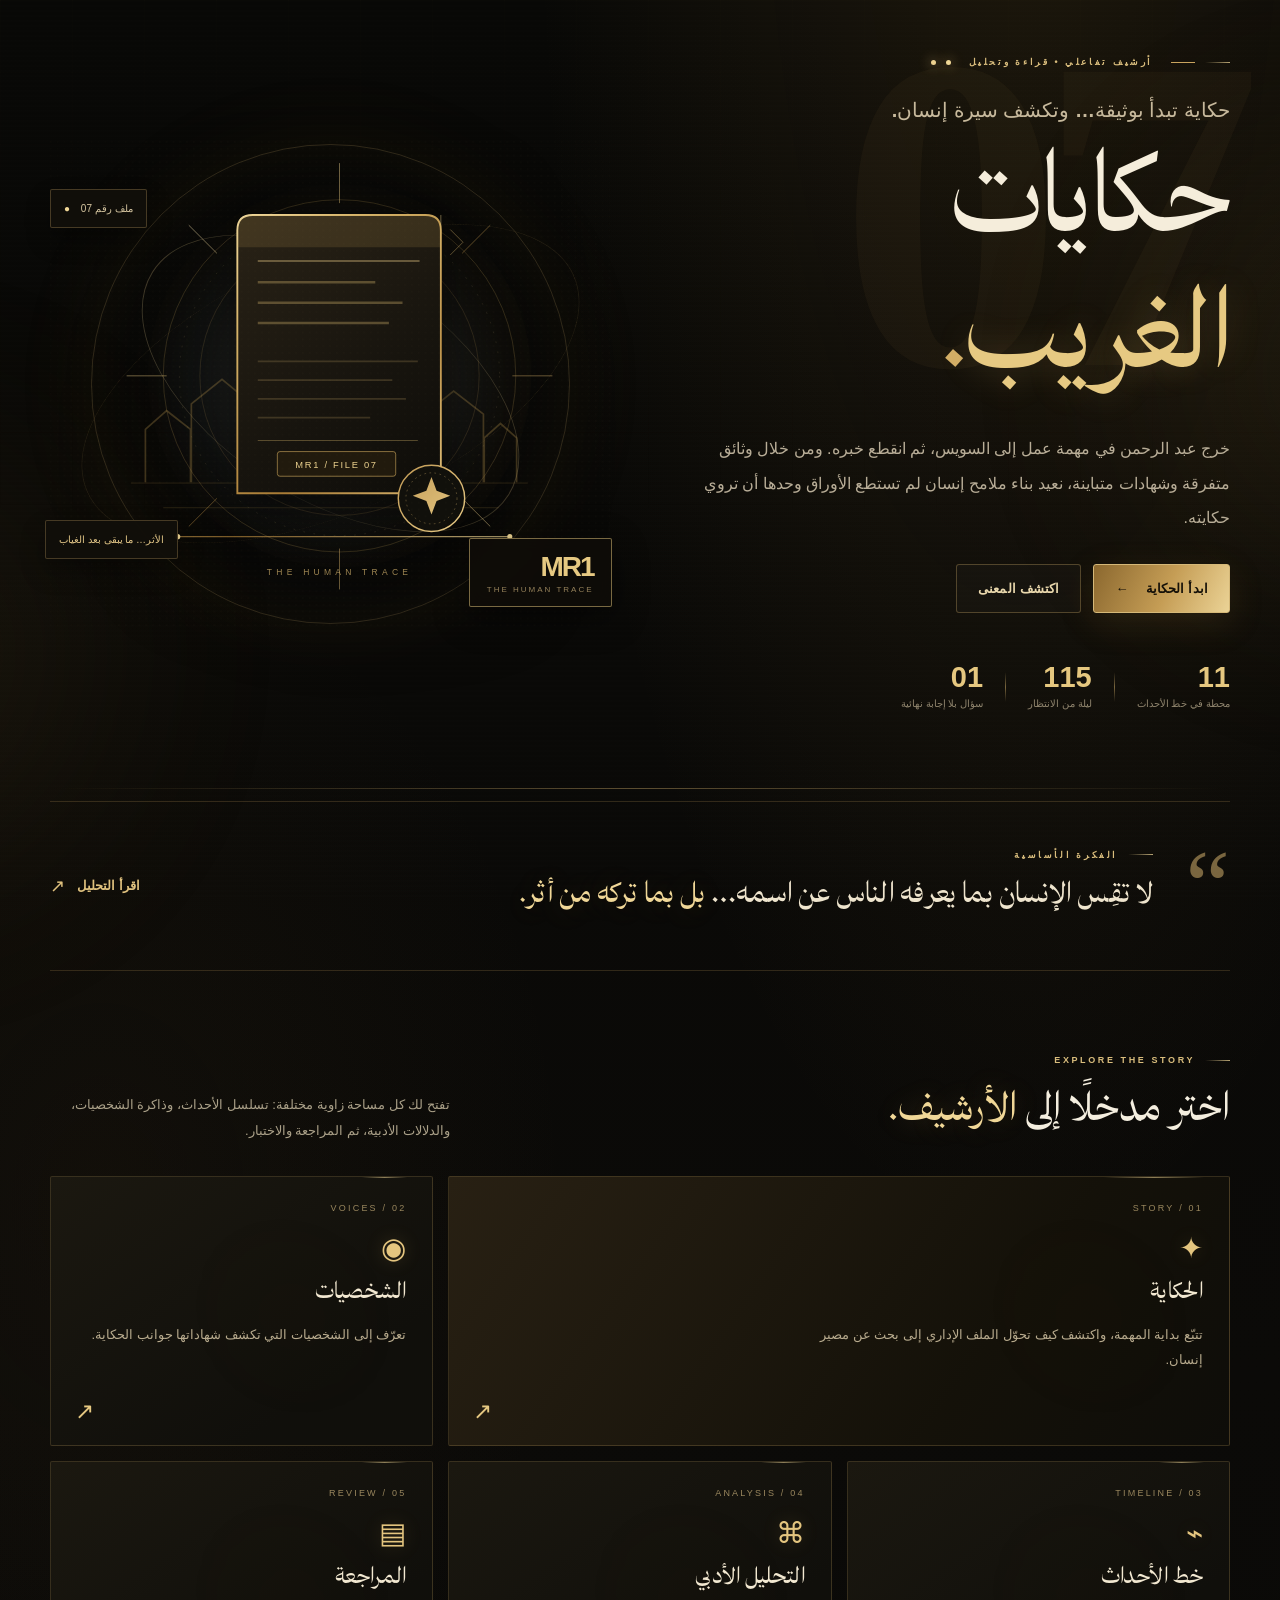
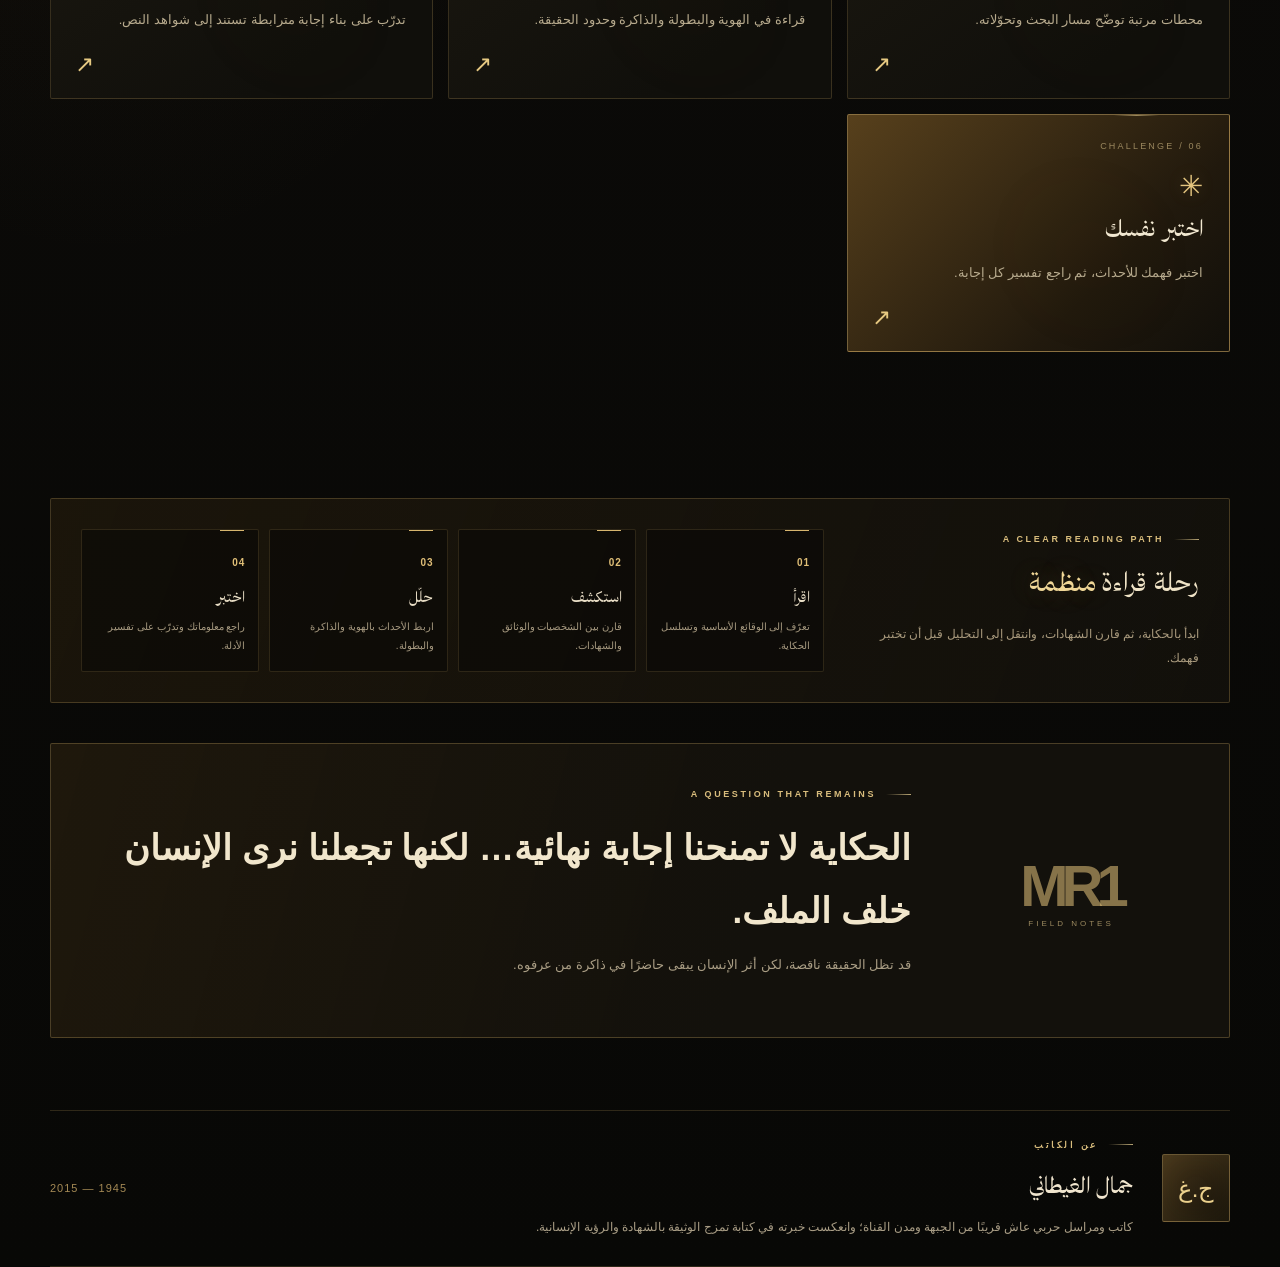
<file: index.html>
<!doctype html>
<html lang="ar" dir="rtl">
<head>
  <meta charset="utf-8">
  <meta name="viewport" content="width=device-width, initial-scale=1">
  <meta name="theme-color" content="#07090f">
  <meta name="description" content="منصة قراءة تفاعلية لحكايات الغريب: الحكاية، الشخصيات، خط الأحداث، التحليل الأدبي، والمراجعة.">
  <meta property="og:type" content="website">
  <meta property="og:title" content="الرئيسية | MR1 — حكايات الغريب">
  <meta property="og:description" content="منصة قراءة تفاعلية لحكايات الغريب: الحكاية، الشخصيات، خط الأحداث، التحليل الأدبي، والمراجعة.">
  <title>الرئيسية | MR1 — حكايات الغريب</title>
  <link rel="icon" type="image/svg+xml" href="assets/favicon.svg">
  <link rel="preload" href="assets/fonts/TheYearofTheCamel-Bold.otf.ttf" as="font" type="font/ttf" crossorigin>
  <link rel="stylesheet" href="css/style.css">
  <script type="module" src="js/app.js"></script>
</head>
<body data-page="index">
  <a class="skip-link" href="#main-content">تجاوز إلى المحتوى</a>
  <div class="ambient ambient--one" aria-hidden="true"></div><div class="ambient ambient--two" aria-hidden="true"></div>
  <div id="site-header"></div>
  <main id="main-content" class="page-shell">
<section class="hero hero--home section-wrap">
  <div class="hero-copy reveal">
    <p class="eyebrow"><span class="eyebrow-line"></span> أرشيف تفاعلي • قراءة وتحليل <span class="eyebrow-dot"></span></p>
    <p class="hero-kicker">حكاية تبدأ بوثيقة… وتكشف سيرة إنسان.</p>
    <h1>حكايات <span class="text-glow">الغريب</span><span class="title-period">.</span></h1>
    <p class="hero-description">خرج عبد الرحمن في مهمة عمل إلى السويس، ثم انقطع خبره. ومن خلال وثائق متفرقة وشهادات متباينة، نعيد بناء ملامح إنسان لم تستطع الأوراق وحدها أن تروي حكايته.</p>
    <div class="hero-actions"><a class="button button--primary" href="story.html">ابدأ الحكاية <span>←</span></a><a class="button button--ghost" href="analysis.html">اكتشف المعنى</a></div>
    <div class="hero-metrics"><div><strong>11</strong><span>محطة في خط الأحداث</span></div><i></i><div><strong>115</strong><span>ليلة من الانتظار</span></div><i></i><div><strong>01</strong><span>سؤال بلا إجابة نهائية</span></div></div>
  </div>
  <div class="hero-art reveal reveal-delay-2"><div class="hero-orbit hero-orbit--a"></div><div class="hero-orbit hero-orbit--b"></div><img src="assets/illustrations/hero-archive.svg" alt="رسم فني لملف وثائقي ومدينة في الأفق" class="hero-illustration"><div class="hero-stamp"><span>MR1</span><small>THE HUMAN TRACE</small></div><div class="floating-note floating-note--top">ملف رقم 07 <b>●</b></div><div class="floating-note floating-note--bottom">الأثر… ما يبقى بعد الغياب</div></div>
</section>
<section class="section-wrap intro-band reveal"><div class="intro-mark">“</div><div><p class="eyebrow">الفكرة الأساسية</p><h2>لا تقِس الإنسان بما يعرفه الناس عن اسمه… <span class="text-glow">بل بما تركه من أثر.</span></h2></div><a class="text-link" href="analysis.html">اقرأ التحليل <span>↗</span></a></section>
<section class="section-wrap section-block"><div class="section-heading reveal"><div><p class="eyebrow">EXPLORE THE STORY</p><h2>اختر مدخلًا إلى <span class="text-glow">الأرشيف.</span></h2></div><p>تفتح لك كل مساحة زاوية مختلفة: تسلسل الأحداث، وذاكرة الشخصيات، والدلالات الأدبية، ثم المراجعة والاختبار.</p></div><div class="portal-grid">
<a class="portal-card portal-card--large reveal" href="story.html"><span class="portal-number">01 / STORY</span><div class="portal-icon">✦</div><h3>الحكاية</h3><p>تتبّع بداية المهمة، واكتشف كيف تحوّل الملف الإداري إلى بحث عن مصير إنسان.</p><span class="portal-arrow">↗</span></a>
<a class="portal-card reveal" href="characters.html"><span class="portal-number">02 / VOICES</span><div class="portal-icon">◉</div><h3>الشخصيات</h3><p>تعرّف إلى الشخصيات التي تكشف شهاداتها جوانب الحكاية.</p><span class="portal-arrow">↗</span></a>
<a class="portal-card reveal" href="timeline.html"><span class="portal-number">03 / TIMELINE</span><div class="portal-icon">⌁</div><h3>خط الأحداث</h3><p>محطات مرتبة توضّح مسار البحث وتحوّلاته.</p><span class="portal-arrow">↗</span></a>
<a class="portal-card reveal" href="analysis.html"><span class="portal-number">04 / ANALYSIS</span><div class="portal-icon">⌘</div><h3>التحليل الأدبي</h3><p>قراءة في الهوية والبطولة والذاكرة وحدود الحقيقة.</p><span class="portal-arrow">↗</span></a>
<a class="portal-card reveal" href="review.html"><span class="portal-number">05 / REVIEW</span><div class="portal-icon">▤</div><h3>المراجعة</h3><p>تدرّب على بناء إجابة مترابطة تستند إلى شواهد النص.</p><span class="portal-arrow">↗</span></a>
<a class="portal-card portal-card--accent reveal" href="quiz.html"><span class="portal-number">06 / CHALLENGE</span><div class="portal-icon">✳</div><h3>اختبر نفسك</h3><p>اختبر فهمك للأحداث، ثم راجع تفسير كل إجابة.</p><span class="portal-arrow">↗</span></a>
</div></section>
<section class="section-wrap study-path reveal">
  <div class="study-path-heading"><p class="eyebrow">A CLEAR READING PATH</p><h2>رحلة قراءة <span class="text-glow">منظمة</span></h2><p>ابدأ بالحكاية، ثم قارن الشهادات، وانتقل إلى التحليل قبل أن تختبر فهمك.</p></div>
  <div class="study-path-grid">
    <article><span>01</span><h3>اقرأ</h3><p>تعرّف إلى الوقائع الأساسية وتسلسل الحكاية.</p></article>
    <article><span>02</span><h3>استكشف</h3><p>قارن بين الشخصيات والوثائق والشهادات.</p></article>
    <article><span>03</span><h3>حلّل</h3><p>اربط الأحداث بالهوية والذاكرة والبطولة.</p></article>
    <article><span>04</span><h3>اختبر</h3><p>راجع معلوماتك وتدرّب على تفسير الأدلة.</p></article>
  </div>
</section>
<section class="section-wrap quote-panel reveal"><div class="quote-panel-art">MR1<span>FIELD NOTES</span></div><div><p class="eyebrow">A QUESTION THAT REMAINS</p><blockquote>الحكاية لا تمنحنا إجابة نهائية… لكنها تجعلنا نرى الإنسان خلف الملف.</blockquote><p class="muted">قد تظل الحقيقة ناقصة، لكن أثر الإنسان يبقى حاضرًا في ذاكرة من عرفوه.</p></div></section>
<section class="section-wrap author-strip reveal"><div class="author-monogram">ج.غ</div><div><p class="eyebrow">عن الكاتب</p><h2>جمال الغيطاني</h2><p>كاتب ومراسل حربي عاش قريبًا من الجبهة ومدن القناة؛ وانعكست خبرته في كتابة تمزج الوثيقة بالشهادة والرؤية الإنسانية.</p></div><span class="author-year">1945 — 2015</span></section>
</main>
  <div id="site-footer"></div>
  <div id="toast-region" class="toast-region" aria-live="polite" aria-atomic="true"></div>
  <button class="back-to-top" type="button" aria-label="العودة إلى أعلى الصفحة">↑</button>
</body>
</html>
</file>
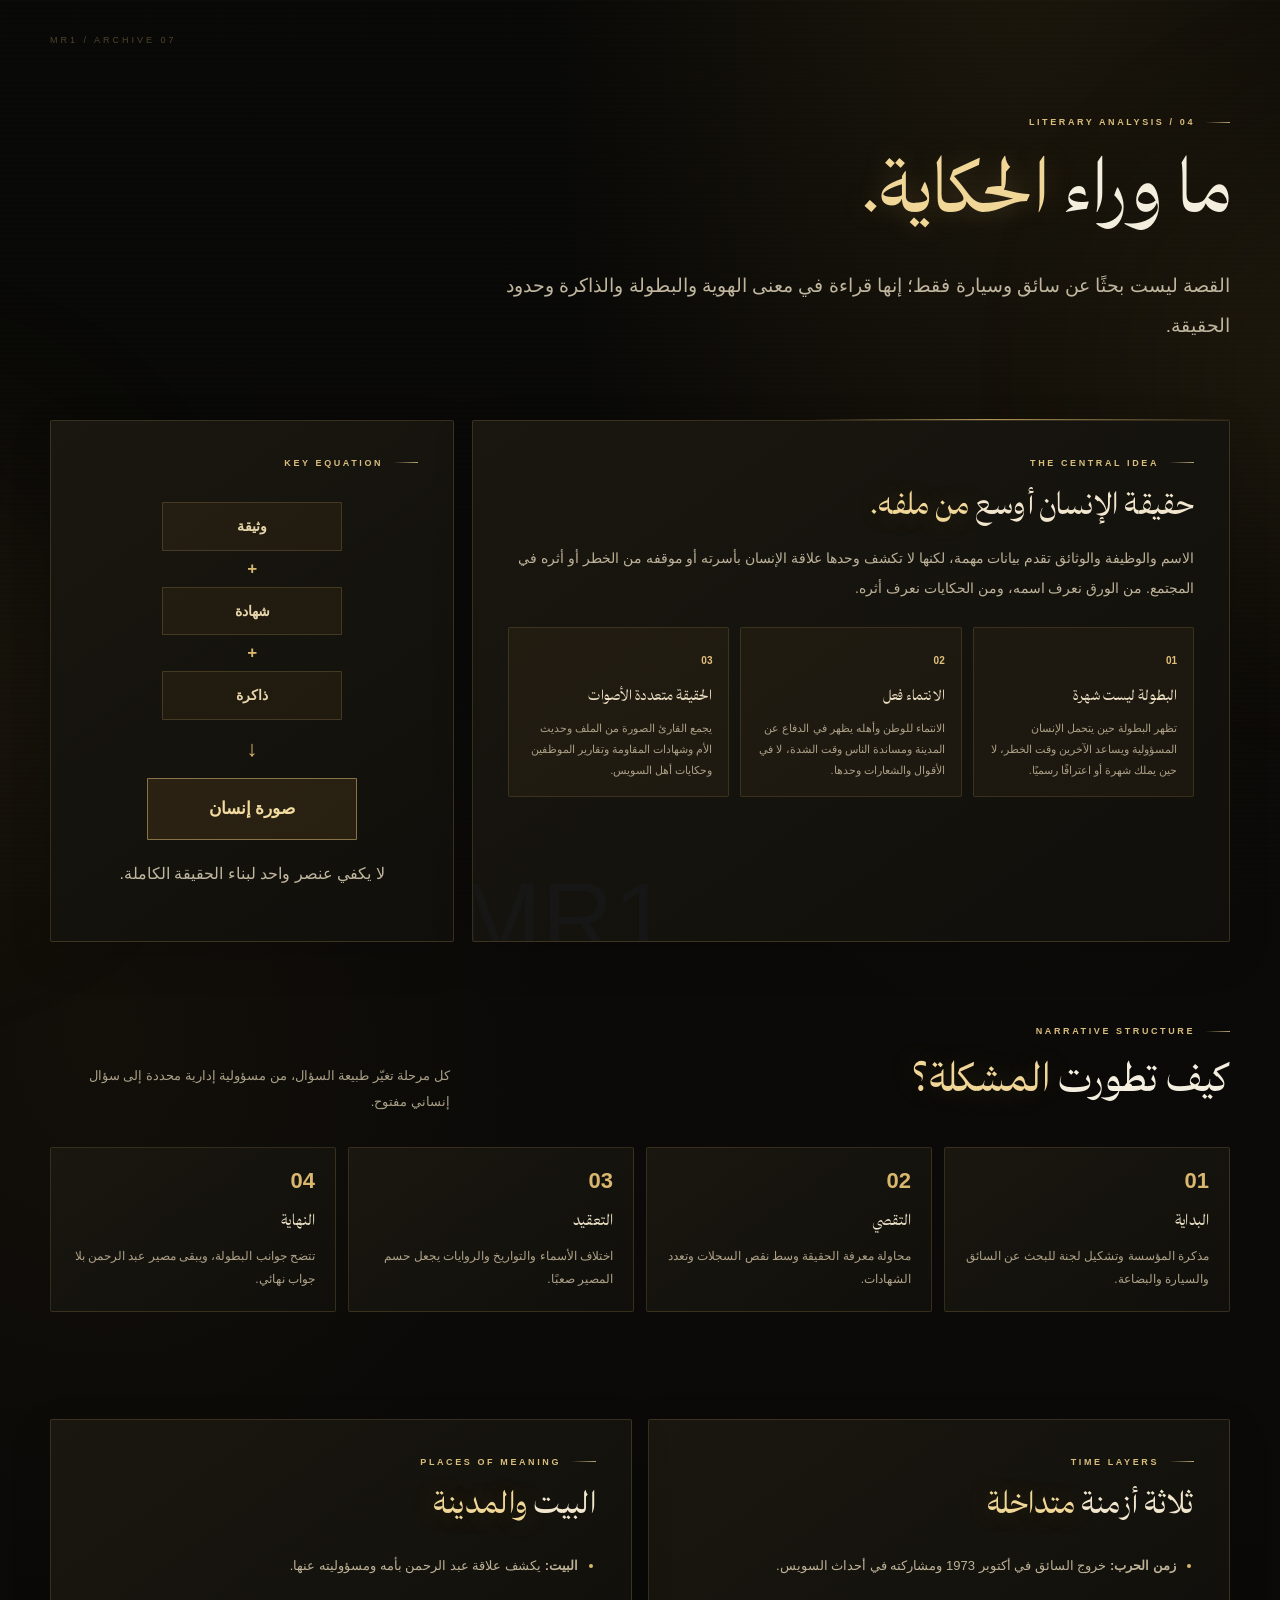
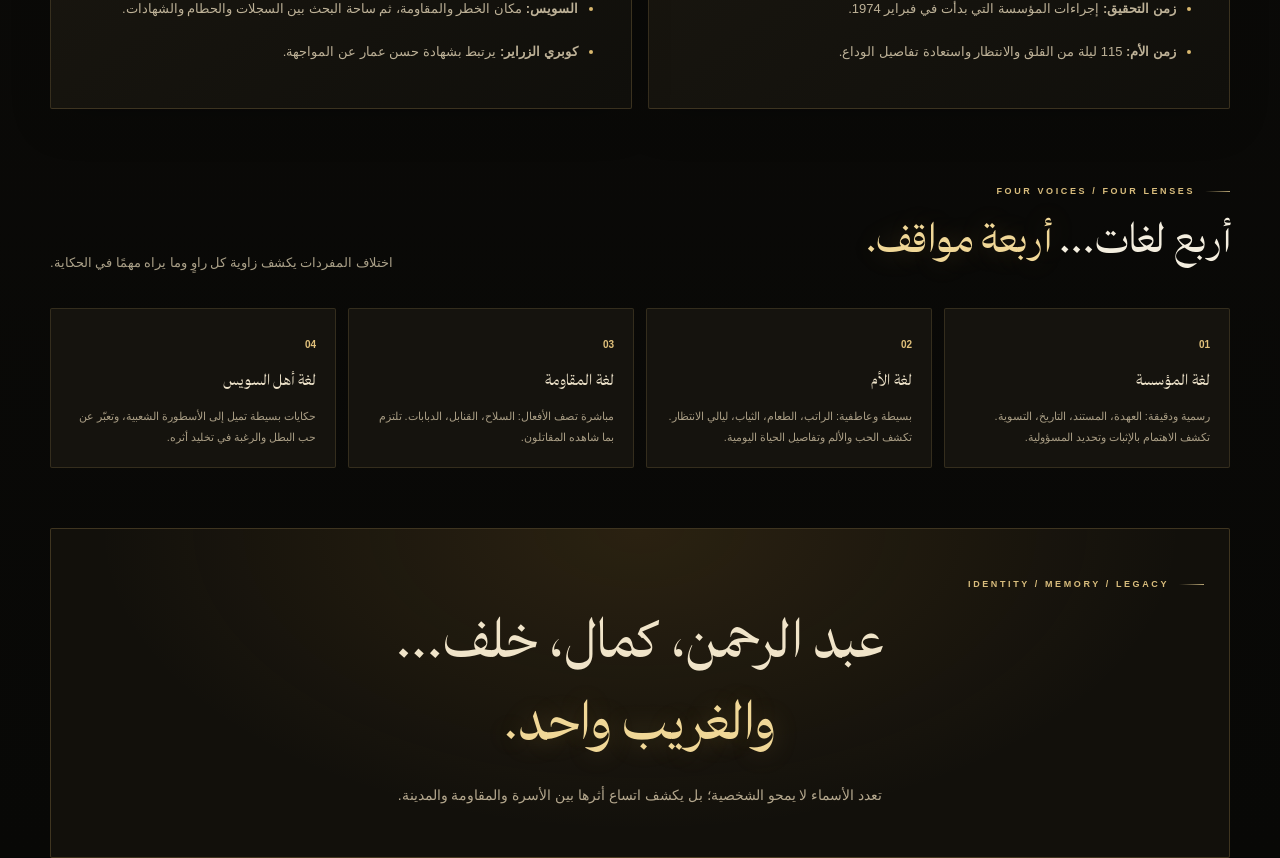
<file: analysis.html>
<!doctype html>
<html lang="ar" dir="rtl">
<head>
  <meta charset="utf-8">
  <meta name="viewport" content="width=device-width, initial-scale=1">
  <meta name="theme-color" content="#07090f">
  <meta name="description" content="تحليل أدبي لحكايات الغريب يتناول الهوية والبطولة والذاكرة وحدود الحقيقة.">
  <meta property="og:type" content="website">
  <meta property="og:title" content="التحليل الأدبي | MR1 — حكايات الغريب">
  <meta property="og:description" content="تحليل أدبي لحكايات الغريب يتناول الهوية والبطولة والذاكرة وحدود الحقيقة.">
  <title>التحليل الأدبي | MR1 — حكايات الغريب</title>
  <link rel="icon" type="image/svg+xml" href="assets/favicon.svg">
  <link rel="preload" href="assets/fonts/TheYearofTheCamel-Bold.otf.ttf" as="font" type="font/ttf" crossorigin>
  <link rel="stylesheet" href="css/style.css">
  <script type="module" src="js/app.js"></script>
</head>
<body data-page="analysis">
  <a class="skip-link" href="#main-content">تجاوز إلى المحتوى</a>
  <div class="ambient ambient--one" aria-hidden="true"></div><div class="ambient ambient--two" aria-hidden="true"></div>
  <div id="site-header"></div>
  <main id="main-content" class="page-shell">
<section class="page-hero section-wrap"><p class="eyebrow">04 / LITERARY ANALYSIS</p><h1>ما وراء <span class="text-glow">الحكاية.</span></h1><p class="lead">القصة ليست بحثًا عن سائق وسيارة فقط؛ إنها قراءة في معنى الهوية والبطولة والذاكرة وحدود الحقيقة.</p></section>
<section class="section-wrap analysis-grid"><article class="analysis-main reveal"><p class="eyebrow">THE CENTRAL IDEA</p><h2>حقيقة الإنسان أوسع <span class="text-glow">من ملفه.</span></h2><p>الاسم والوظيفة والوثائق تقدم بيانات مهمة، لكنها لا تكشف وحدها علاقة الإنسان بأسرته أو موقفه من الخطر أو أثره في المجتمع. من الورق نعرف اسمه، ومن الحكايات نعرف أثره.</p><div class="concept-grid"><div class="concept-card"><span>01</span><h3>البطولة ليست شهرة</h3><p>تظهر البطولة حين يتحمل الإنسان المسؤولية ويساعد الآخرين وقت الخطر، لا حين يملك شهرة أو اعترافًا رسميًا.</p></div><div class="concept-card"><span>02</span><h3>الانتماء فعل</h3><p>الانتماء للوطن وأهله يظهر في الدفاع عن المدينة ومساندة الناس وقت الشدة، لا في الأقوال والشعارات وحدها.</p></div><div class="concept-card"><span>03</span><h3>الحقيقة متعددة الأصوات</h3><p>يجمع القارئ الصورة من الملف وحديث الأم وشهادات المقاومة وتقارير الموظفين وحكايات أهل السويس.</p></div></div></article><aside class="analysis-aside reveal"><p class="eyebrow">KEY EQUATION</p><div class="equation"><span>وثيقة</span><b>+</b><span>شهادة</span><b>+</b><span>ذاكرة</span><i>↓</i><strong>صورة إنسان</strong></div><p class="muted">لا يكفي عنصر واحد لبناء الحقيقة الكاملة.</p></aside></section>
<section class="section-wrap section-block"><div class="section-heading reveal"><div><p class="eyebrow">NARRATIVE STRUCTURE</p><h2>كيف تطورت <span class="text-glow">المشكلة؟</span></h2></div><p>كل مرحلة تغيّر طبيعة السؤال، من مسؤولية إدارية محددة إلى سؤال إنساني مفتوح.</p></div><div class="process-track"><div class="process-step reveal"><span>01</span><h3>البداية</h3><p>مذكرة المؤسسة وتشكيل لجنة للبحث عن السائق والسيارة والبضاعة.</p></div><div class="process-step reveal"><span>02</span><h3>التقصي</h3><p>محاولة معرفة الحقيقة وسط نقص السجلات وتعدد الشهادات.</p></div><div class="process-step reveal"><span>03</span><h3>التعقيد</h3><p>اختلاف الأسماء والتواريخ والروايات يجعل حسم المصير صعبًا.</p></div><div class="process-step reveal"><span>04</span><h3>النهاية</h3><p>تتضح جوانب البطولة، ويبقى مصير عبد الرحمن بلا جواب نهائي.</p></div></div></section>
<section class="section-wrap time-place-grid"><div class="glass-panel reveal"><p class="eyebrow">TIME LAYERS</p><h2>ثلاثة أزمنة <span class="text-glow">متداخلة</span></h2><ul class="clean-list"><li><b>زمن الحرب:</b> خروج السائق في أكتوبر 1973 ومشاركته في أحداث السويس.</li><li><b>زمن التحقيق:</b> إجراءات المؤسسة التي بدأت في فبراير 1974.</li><li><b>زمن الأم:</b> 115 ليلة من القلق والانتظار واستعادة تفاصيل الوداع.</li></ul></div><div class="glass-panel reveal"><p class="eyebrow">PLACES OF MEANING</p><h2>البيت <span class="text-glow">والمدينة</span></h2><ul class="clean-list"><li><b>البيت:</b> يكشف علاقة عبد الرحمن بأمه ومسؤوليته عنها.</li><li><b>السويس:</b> مكان الخطر والمقاومة، ثم ساحة البحث بين السجلات والحطام والشهادات.</li><li><b>كوبري الزراير:</b> يرتبط بشهادة حسن عمار عن المواجهة.</li></ul></div></section>
<section class="section-wrap language-section"><div class="section-heading reveal"><div><p class="eyebrow">FOUR VOICES / FOUR LENSES</p><h2>أربع لغات… <span class="text-glow">أربعة مواقف.</span></h2></div><p>اختلاف المفردات يكشف زاوية كل راوٍ وما يراه مهمًا في الحكاية.</p></div><div class="language-grid"><div class="language-card reveal"><span>01</span><h3>لغة المؤسسة</h3><p>رسمية ودقيقة: العهدة، المستند، التاريخ، التسوية. تكشف الاهتمام بالإثبات وتحديد المسؤولية.</p></div><div class="language-card reveal"><span>02</span><h3>لغة الأم</h3><p>بسيطة وعاطفية: الراتب، الطعام، الثياب، ليالي الانتظار. تكشف الحب والألم وتفاصيل الحياة اليومية.</p></div><div class="language-card reveal"><span>03</span><h3>لغة المقاومة</h3><p>مباشرة تصف الأفعال: السلاح، القنابل، الدبابات. تلتزم بما شاهده المقاتلون.</p></div><div class="language-card reveal"><span>04</span><h3>لغة أهل السويس</h3><p>حكايات بسيطة تميل إلى الأسطورة الشعبية، وتعبّر عن حب البطل والرغبة في تخليد أثره.</p></div></div></section>
<section class="section-wrap final-thought reveal"><p class="eyebrow">IDENTITY / MEMORY / LEGACY</p><h2>عبد الرحمن، كمال، خلف…<br><span class="text-glow">والغريب واحد.</span></h2><p>تعدد الأسماء لا يمحو الشخصية؛ بل يكشف اتساع أثرها بين الأسرة والمقاومة والمدينة.</p></section>
</main>
  <div id="site-footer"></div>
  <div id="toast-region" class="toast-region" aria-live="polite" aria-atomic="true"></div>
  <button class="back-to-top" type="button" aria-label="العودة إلى أعلى الصفحة">↑</button>
</body>
</html>
</file>
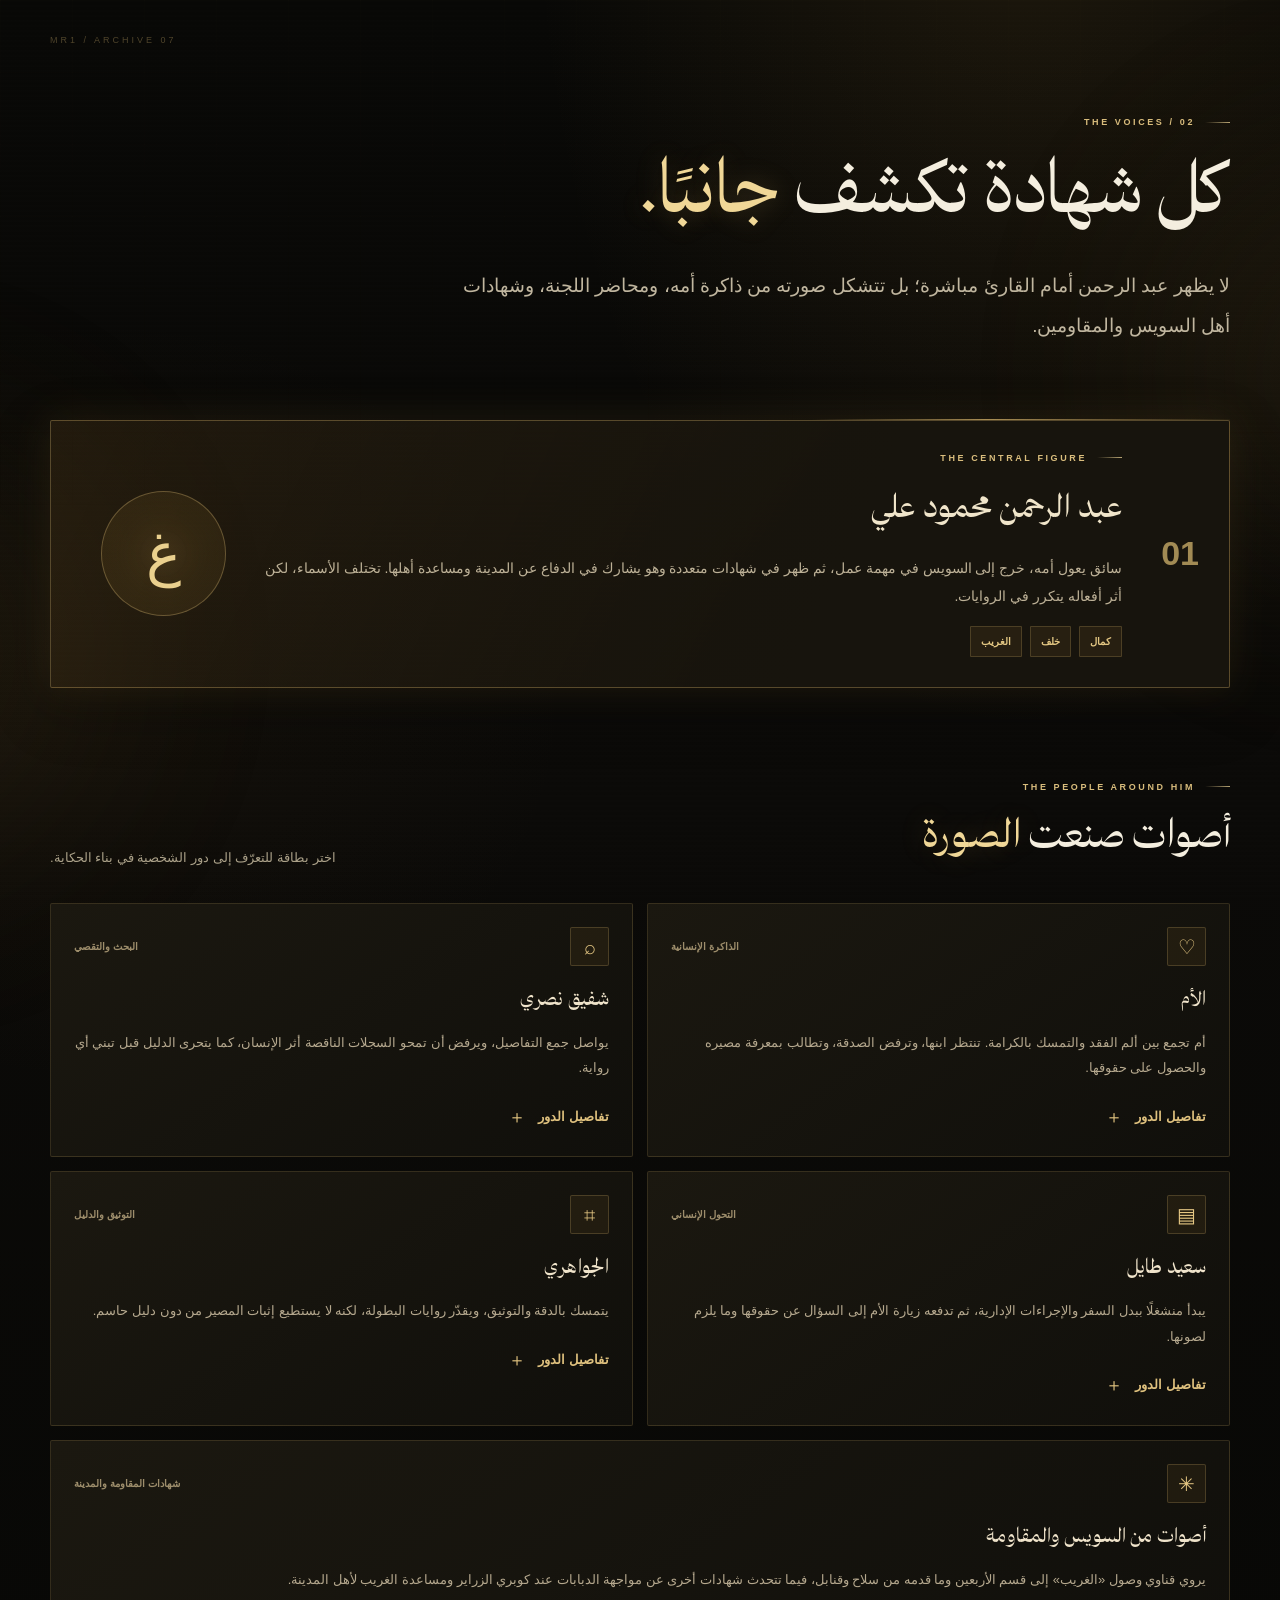
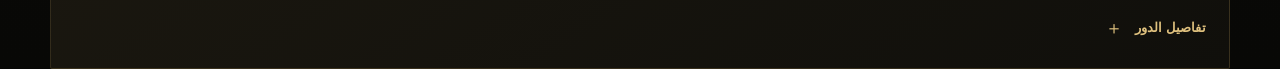
<file: characters.html>
<!doctype html>
<html lang="ar" dir="rtl">
<head>
  <meta charset="utf-8">
  <meta name="viewport" content="width=device-width, initial-scale=1">
  <meta name="theme-color" content="#07090f">
  <meta name="description" content="تعرّف إلى الشخصيات والشهادات التي تكشف صورة عبد الرحمن في حكايات الغريب.">
  <meta property="og:type" content="website">
  <meta property="og:title" content="الشخصيات | MR1 — حكايات الغريب">
  <meta property="og:description" content="تعرّف إلى الشخصيات والشهادات التي تكشف صورة عبد الرحمن في حكايات الغريب.">
  <title>الشخصيات | MR1 — حكايات الغريب</title>
  <link rel="icon" type="image/svg+xml" href="assets/favicon.svg">
  <link rel="preload" href="assets/fonts/TheYearofTheCamel-Bold.otf.ttf" as="font" type="font/ttf" crossorigin>
  <link rel="stylesheet" href="css/style.css">
  <script type="module" src="js/app.js"></script>
</head>
<body data-page="characters">
  <a class="skip-link" href="#main-content">تجاوز إلى المحتوى</a>
  <div class="ambient ambient--one" aria-hidden="true"></div><div class="ambient ambient--two" aria-hidden="true"></div>
  <div id="site-header"></div>
  <main id="main-content" class="page-shell">
<section class="page-hero section-wrap"><p class="eyebrow">02 / THE VOICES</p><h1>كل شهادة تكشف <span class="text-glow">جانبًا.</span></h1><p class="lead">لا يظهر عبد الرحمن أمام القارئ مباشرة؛ بل تتشكل صورته من ذاكرة أمه، ومحاضر اللجنة، وشهادات أهل السويس والمقاومين.</p></section>
<section class="section-wrap"><div class="character-feature reveal"><div class="character-feature-mark">01</div><div><p class="eyebrow">THE CENTRAL FIGURE</p><h2>عبد الرحمن محمود علي</h2><p>سائق يعول أمه، خرج إلى السويس في مهمة عمل، ثم ظهر في شهادات متعددة وهو يشارك في الدفاع عن المدينة ومساعدة أهلها. تختلف الأسماء، لكن أثر أفعاله يتكرر في الروايات.</p><div class="tag-row"><span>كمال</span><span>خلف</span><span>الغريب</span></div></div><div class="character-silhouette character-silhouette--main">غ</div></div>
<div class="section-heading section-heading--compact reveal"><div><p class="eyebrow">THE PEOPLE AROUND HIM</p><h2>أصوات صنعت <span class="text-glow">الصورة</span></h2></div><p>اختر بطاقة للتعرّف إلى دور الشخصية في بناء الحكاية.</p></div>
<div class="character-grid" id="character-grid">
<article class="character-card reveal" data-character="mother"><div class="character-card-top"><span class="character-symbol">♡</span><span class="character-role">الذاكرة الإنسانية</span></div><h3>الأم</h3><p>أم تجمع بين ألم الفقد والتمسك بالكرامة. تنتظر ابنها، وترفض الصدقة، وتطالب بمعرفة مصيره والحصول على حقوقها.</p><button class="text-link" data-character-more="mother">تفاصيل الدور <span>＋</span></button><div class="character-detail" hidden><p>صوت الأم ينقل الحكاية من لغة العهدة والمستندات إلى تفاصيل الحياة اليومية: الراتب والطعام والثياب والوداع والانتظار.</p></div></article>
<article class="character-card reveal" data-character="shafik"><div class="character-card-top"><span class="character-symbol">⌕</span><span class="character-role">البحث والتقصي</span></div><h3>شفيق نصري</h3><p>يواصل جمع التفاصيل، ويرفض أن تمحو السجلات الناقصة أثر الإنسان، كما يتحرى الدليل قبل تبني أي رواية.</p><button class="text-link" data-character-more="shafik">تفاصيل الدور <span>＋</span></button><div class="character-detail" hidden><p>يمثل الإصرار على البحث مع احترام حدود المعرفة؛ فهو يجمع الروايات ولا يدّعي أن لديه إجابة لا تسندها الأدلة.</p></div></article>
<article class="character-card reveal" data-character="tael"><div class="character-card-top"><span class="character-symbol">▤</span><span class="character-role">التحول الإنساني</span></div><h3>سعيد طايل</h3><p>يبدأ منشغلًا ببدل السفر والإجراءات الإدارية، ثم تدفعه زيارة الأم إلى السؤال عن حقوقها وما يلزم لصونها.</p><button class="text-link" data-character-more="tael">تفاصيل الدور <span>＋</span></button><div class="character-detail" hidden><p>يمر بتحول في زاوية النظر؛ من التعامل مع الملف بوصفه إجراءً إلى رؤية الإنسان والأسرة خلف الأوراق.</p></div></article>
<article class="character-card reveal" data-character="gawahry"><div class="character-card-top"><span class="character-symbol">⌗</span><span class="character-role">التوثيق والدليل</span></div><h3>الجواهري</h3><p>يتمسك بالدقة والتوثيق، ويقدّر روايات البطولة، لكنه لا يستطيع إثبات المصير من دون دليل حاسم.</p><button class="text-link" data-character-more="gawahry">تفاصيل الدور <span>＋</span></button><div class="character-detail" hidden><p>يمثل موقفًا عقلانيًا حذرًا، يفرّق بين ما يثير الإعجاب وما يمكن إثباته تاريخيًا داخل التحقيق.</p></div></article>
<article class="character-card character-card--wide reveal" data-character="resistance"><div class="character-card-top"><span class="character-symbol">✳</span><span class="character-role">شهادات المقاومة والمدينة</span></div><h3>أصوات من السويس والمقاومة</h3><p>يروي قناوي وصول «الغريب» إلى قسم الأربعين وما قدمه من سلاح وقنابل، فيما تتحدث شهادات أخرى عن مواجهة الدبابات عند كوبري الزراير ومساعدة الغريب لأهل المدينة.</p><button class="text-link" data-character-more="resistance">تفاصيل الدور <span>＋</span></button><div class="character-detail" hidden><p>توسّع هذه الأصوات الصورة، لكنها تختلف في بعض التفاصيل والأسماء؛ لذا ينبغي قراءتها مجتمعة مع الانتباه إلى حدود كل شهادة.</p></div></article>
</div></section>
</main>
  <div id="site-footer"></div>
  <div id="toast-region" class="toast-region" aria-live="polite" aria-atomic="true"></div>
  <button class="back-to-top" type="button" aria-label="العودة إلى أعلى الصفحة">↑</button>
</body>
</html>
</file>
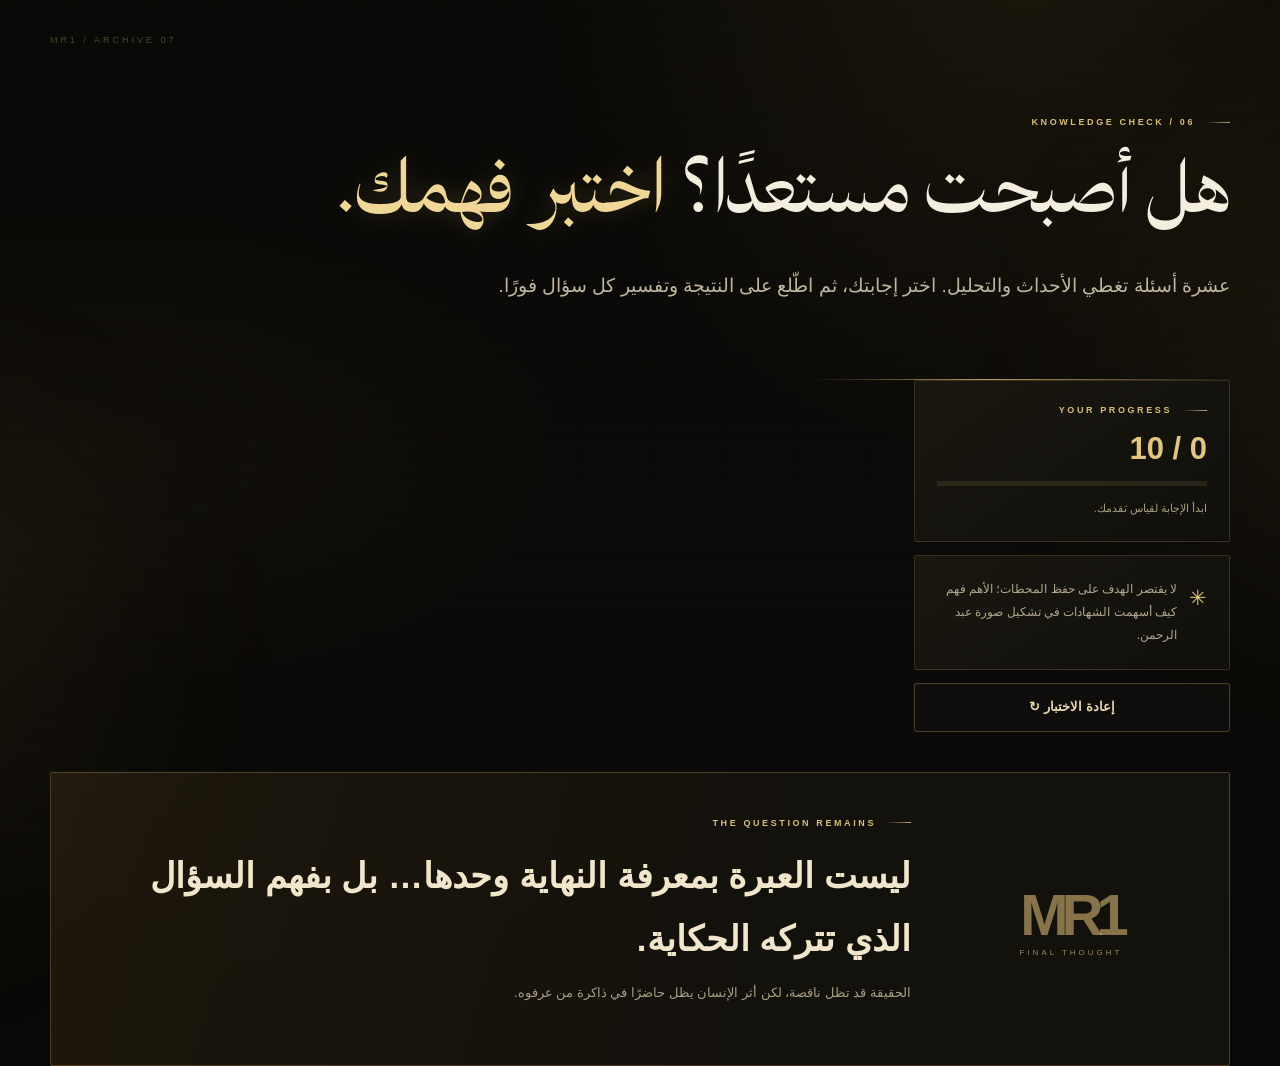
<file: quiz.html>
<!doctype html>
<html lang="ar" dir="rtl">
<head>
  <meta charset="utf-8">
  <meta name="viewport" content="width=device-width, initial-scale=1">
  <meta name="theme-color" content="#07090f">
  <meta name="description" content="اختبر فهمك لحكايات الغريب عبر عشرة أسئلة تفاعلية مع شرح الإجابات.">
  <meta property="og:type" content="website">
  <meta property="og:title" content="اختبر نفسك | MR1 — حكايات الغريب">
  <meta property="og:description" content="اختبر فهمك لحكايات الغريب عبر عشرة أسئلة تفاعلية مع شرح الإجابات.">
  <title>اختبر نفسك | MR1 — حكايات الغريب</title>
  <link rel="icon" type="image/svg+xml" href="assets/favicon.svg">
  <link rel="preload" href="assets/fonts/TheYearofTheCamel-Bold.otf.ttf" as="font" type="font/ttf" crossorigin>
  <link rel="stylesheet" href="css/style.css">
  <script type="module" src="js/app.js"></script>
</head>
<body data-page="quiz">
  <a class="skip-link" href="#main-content">تجاوز إلى المحتوى</a>
  <div class="ambient ambient--one" aria-hidden="true"></div><div class="ambient ambient--two" aria-hidden="true"></div>
  <div id="site-header"></div>
  <main id="main-content" class="page-shell">
<section class="page-hero section-wrap"><p class="eyebrow">06 / KNOWLEDGE CHECK</p><h1>هل أصبحت مستعدًا؟ <span class="text-glow">اختبر فهمك.</span></h1><p class="lead">عشرة أسئلة تغطي الأحداث والتحليل. اختر إجابتك، ثم اطّلع على النتيجة وتفسير كل سؤال فورًا.</p></section>
<section class="section-wrap quiz-layout"><aside class="quiz-sidebar reveal"><div class="quiz-score-card"><p class="eyebrow">YOUR PROGRESS</p><strong id="quiz-progress-text">0 / 10</strong><div class="progress-track"><i id="quiz-progress-bar"></i></div><p id="quiz-status">ابدأ الإجابة لقياس تقدمك.</p></div><div class="quiz-side-note"><span>✳</span><p>لا يقتصر الهدف على حفظ المحطات؛ الأهم فهم كيف أسهمت الشهادات في تشكيل صورة عبد الرحمن.</p></div><button id="quiz-reset" class="button button--ghost button--full" type="button">إعادة الاختبار ↻</button></aside><div class="quiz-main"><div id="quiz-container" class="quiz-container" aria-live="polite"></div></div></section>
<section class="section-wrap quote-panel quote-panel--small reveal"><div class="quote-panel-art">MR1<span>FINAL THOUGHT</span></div><div><p class="eyebrow">THE QUESTION REMAINS</p><blockquote>ليست العبرة بمعرفة النهاية وحدها… بل بفهم السؤال الذي تتركه الحكاية.</blockquote><p class="muted">الحقيقة قد تظل ناقصة، لكن أثر الإنسان يظل حاضرًا في ذاكرة من عرفوه.</p></div></section>
</main>
  <div id="site-footer"></div>
  <div id="toast-region" class="toast-region" aria-live="polite" aria-atomic="true"></div>
  <button class="back-to-top" type="button" aria-label="العودة إلى أعلى الصفحة">↑</button>
</body>
</html>
</file>
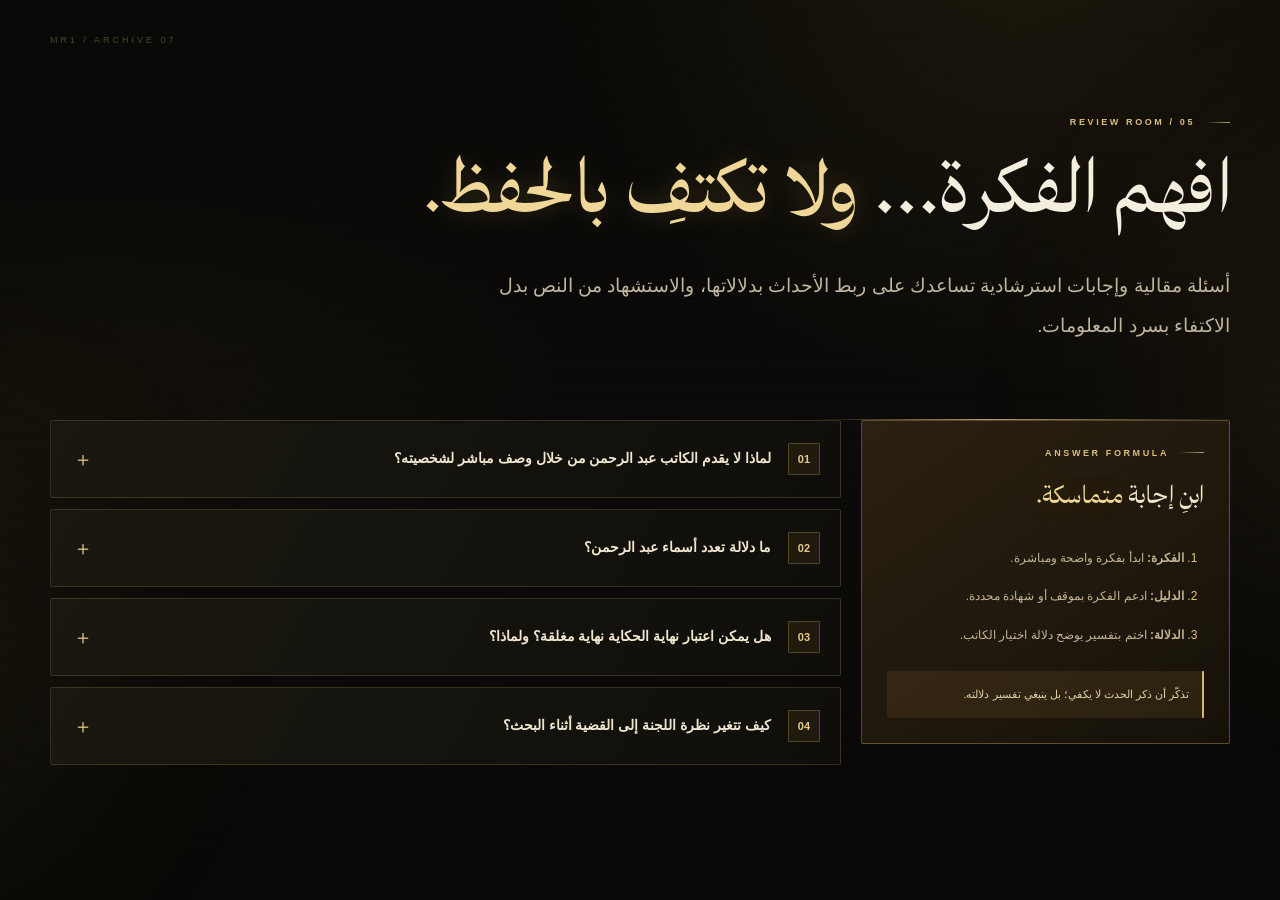
<file: review.html>
<!doctype html>
<html lang="ar" dir="rtl">
<head>
  <meta charset="utf-8">
  <meta name="viewport" content="width=device-width, initial-scale=1">
  <meta name="theme-color" content="#07090f">
  <meta name="description" content="مراجعة دراسية لحكايات الغريب بأسئلة مقالية وإجابات استرشادية.">
  <meta property="og:type" content="website">
  <meta property="og:title" content="المراجعة | MR1 — حكايات الغريب">
  <meta property="og:description" content="مراجعة دراسية لحكايات الغريب بأسئلة مقالية وإجابات استرشادية.">
  <title>المراجعة | MR1 — حكايات الغريب</title>
  <link rel="icon" type="image/svg+xml" href="assets/favicon.svg">
  <link rel="preload" href="assets/fonts/TheYearofTheCamel-Bold.otf.ttf" as="font" type="font/ttf" crossorigin>
  <link rel="stylesheet" href="css/style.css">
  <script type="module" src="js/app.js"></script>
</head>
<body data-page="review">
  <a class="skip-link" href="#main-content">تجاوز إلى المحتوى</a>
  <div class="ambient ambient--one" aria-hidden="true"></div><div class="ambient ambient--two" aria-hidden="true"></div>
  <div id="site-header"></div>
  <main id="main-content" class="page-shell">
<section class="page-hero section-wrap"><p class="eyebrow">05 / REVIEW ROOM</p><h1>افهم الفكرة… <span class="text-glow">ولا تكتفِ بالحفظ.</span></h1><p class="lead">أسئلة مقالية وإجابات استرشادية تساعدك على ربط الأحداث بدلالاتها، والاستشهاد من النص بدل الاكتفاء بسرد المعلومات.</p></section>
<section class="section-wrap review-layout"><aside class="review-guide reveal"><p class="eyebrow">ANSWER FORMULA</p><h2>ابنِ إجابة <span class="text-glow">متماسكة.</span></h2><ol><li><b>الفكرة:</b> ابدأ بفكرة واضحة ومباشرة.</li><li><b>الدليل:</b> ادعم الفكرة بموقف أو شهادة محددة.</li><li><b>الدلالة:</b> اختم بتفسير يوضح دلالة اختيار الكاتب.</li></ol><div class="review-tip">تذكّر أن ذكر الحدث لا يكفي؛ بل ينبغي تفسير دلالته.</div></aside><div class="review-questions" id="review-questions">
<article class="review-item reveal"><button class="review-question" aria-expanded="false"><span>01</span><b>لماذا لا يقدم الكاتب عبد الرحمن من خلال وصف مباشر لشخصيته؟</b><i>＋</i></button><div class="review-answer" hidden><p>ليتعرف القارئ إلى عبد الرحمن من زوايا مختلفة، ويرى أثره في أمه والمقاومين وأهل المدينة. كما نشارك اللجنة صعوبة التحقق من مصيره وفهم الروايات المتعارضة، فتتحول عملية البحث نفسها إلى جزء من بناء المعنى.</p></div></article>
<article class="review-item reveal"><button class="review-question" aria-expanded="false"><span>02</span><b>ما دلالة تعدد أسماء عبد الرحمن؟</b><i>＋</i></button><div class="review-answer" hidden><p>منحه هوية أوسع؛ فكل اسم يعكس علاقة أو موقفًا: «كمال» عند الباشجاويش، و«خلف» عند العجوز، و«الغريب» عند المقاومين. تتعدد الأسماء بينما تتقارب الأفعال التي ترويها المدينة، فتظهر قيمة الإنسان في أثره لا في اسمه وحده.</p></div></article>
<article class="review-item reveal"><button class="review-question" aria-expanded="false"><span>03</span><b>هل يمكن اعتبار نهاية الحكاية نهاية مغلقة؟ ولماذا؟</b><i>＋</i></button><div class="review-answer" hidden><p>لا؛ لأن اللجنة لم تصل إلى دليل قاطع، واختلفت الروايات عن الجثمان والدفن. بقاء المصير مجهولًا متفق مع نتائج البحث، ويجعل أثر البطل حاضرًا في ذاكرة الناس، ويدعو القارئ للتفكير في حدود ما تستطيع الوثائق إثباته.</p></div></article>
<article class="review-item reveal"><button class="review-question" aria-expanded="false"><span>04</span><b>كيف تتغير نظرة اللجنة إلى القضية أثناء البحث؟</b><i>＋</i></button><div class="review-answer" hidden><p>تكشف أن المؤسسة بدأت من زاوية العهدة والمسؤولية الإدارية، فاهتمت بالسيارة والبضاعة أكثر من حياة السائق ومعاناة أسرته. ثم تتسع نظرة اللجنة تدريجيًا لتشمل الإنسان وراء الملف، وحقوق أمه، وأثره في المدينة.</p></div></article>
</div></section>
</main>
  <div id="site-footer"></div>
  <div id="toast-region" class="toast-region" aria-live="polite" aria-atomic="true"></div>
  <button class="back-to-top" type="button" aria-label="العودة إلى أعلى الصفحة">↑</button>
</body>
</html>
</file>
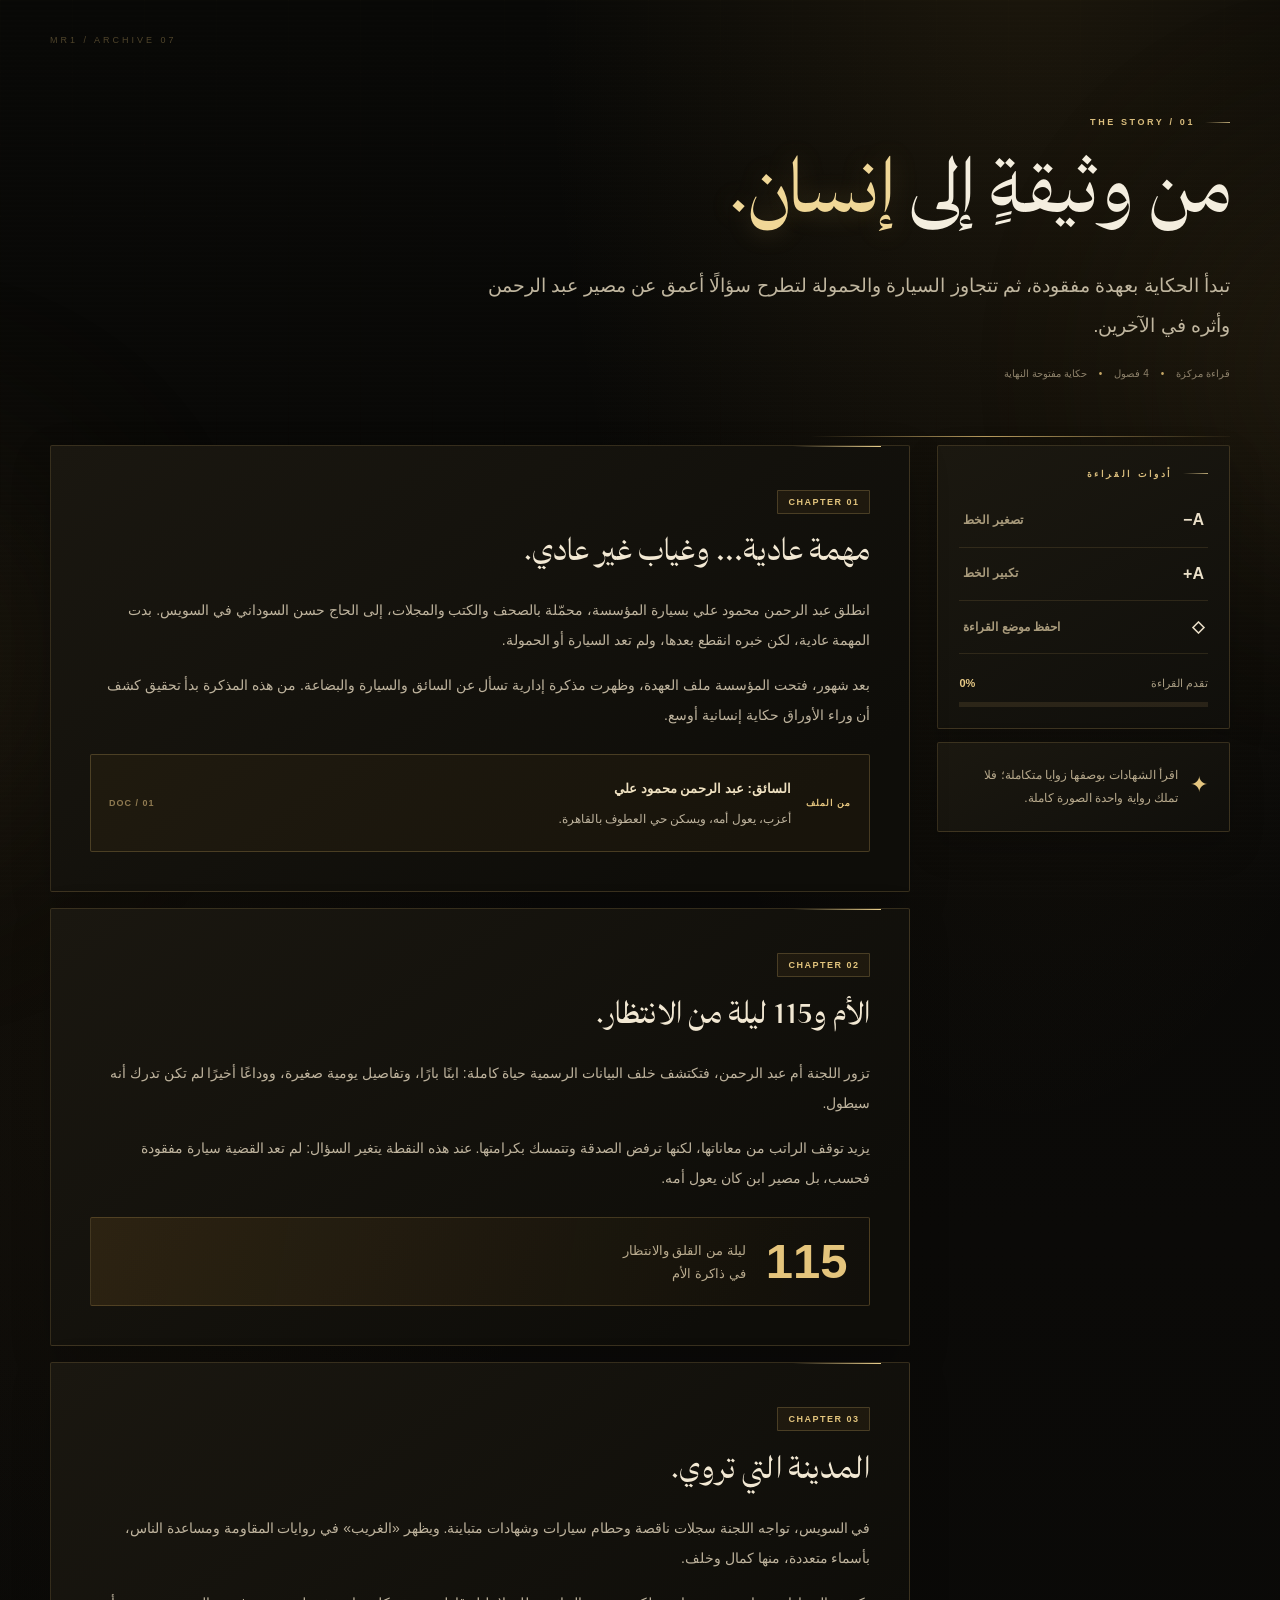
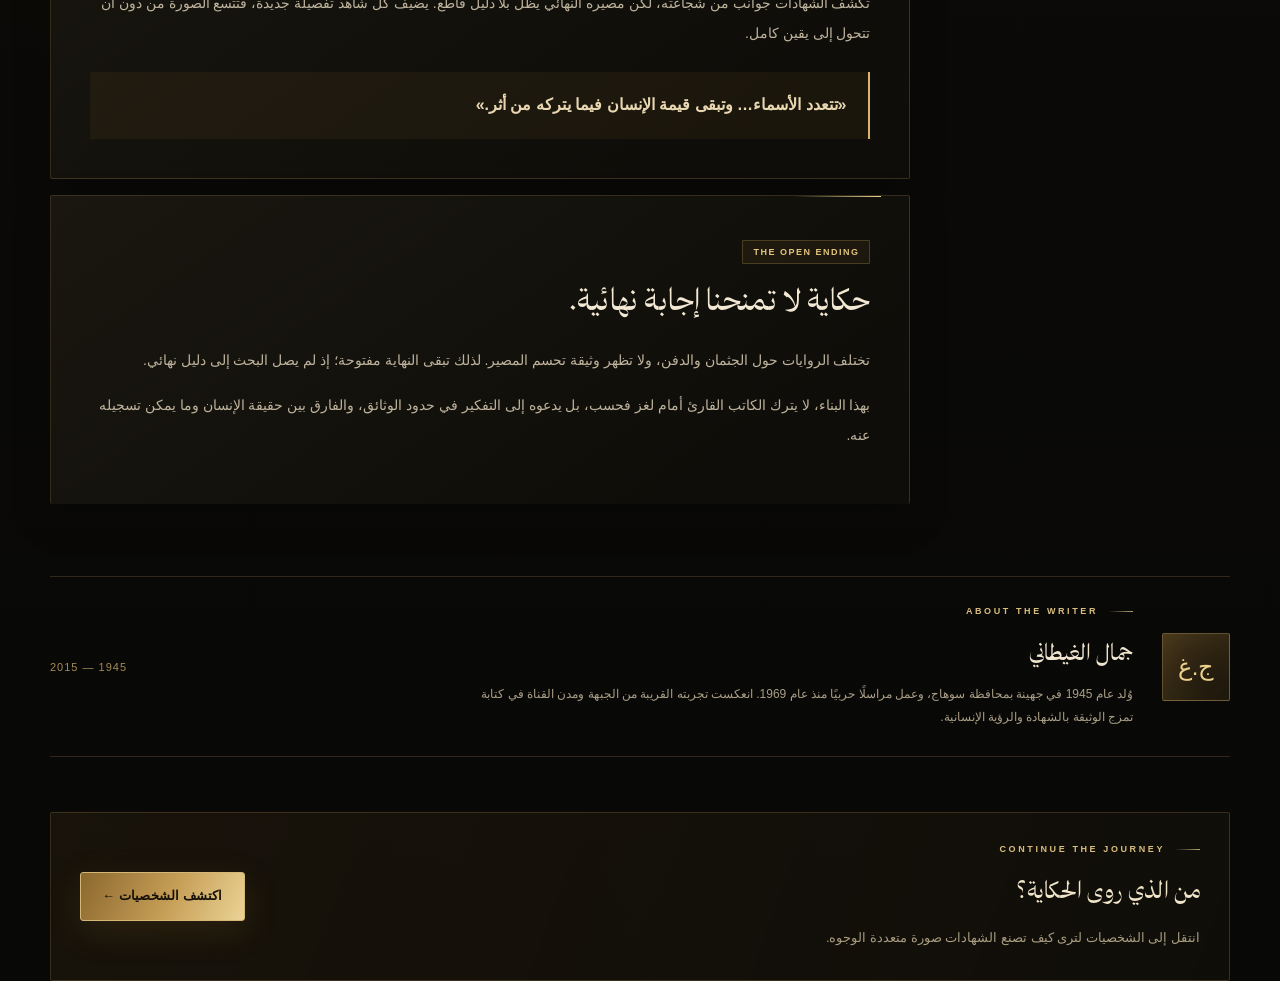
<file: story.html>
<!doctype html>
<html lang="ar" dir="rtl">
<head>
  <meta charset="utf-8">
  <meta name="viewport" content="width=device-width, initial-scale=1">
  <meta name="theme-color" content="#07090f">
  <meta name="description" content="اقرأ حكايات الغريب لجمال الغيطاني عبر عرض منظم للأحداث والشهادات وأدوات قراءة تفاعلية.">
  <meta property="og:type" content="website">
  <meta property="og:title" content="القصة | MR1 — حكايات الغريب">
  <meta property="og:description" content="اقرأ حكايات الغريب لجمال الغيطاني عبر عرض منظم للأحداث والشهادات وأدوات قراءة تفاعلية.">
  <title>القصة | MR1 — حكايات الغريب</title>
  <link rel="icon" type="image/svg+xml" href="assets/favicon.svg">
  <link rel="preload" href="assets/fonts/TheYearofTheCamel-Bold.otf.ttf" as="font" type="font/ttf" crossorigin>
  <link rel="stylesheet" href="css/style.css">
  <script type="module" src="js/app.js"></script>
</head>
<body data-page="story">
  <a class="skip-link" href="#main-content">تجاوز إلى المحتوى</a>
  <div class="ambient ambient--one" aria-hidden="true"></div><div class="ambient ambient--two" aria-hidden="true"></div>
  <div id="site-header"></div>
  <main id="main-content" class="page-shell">
<section class="page-hero section-wrap"><p class="eyebrow">01 / THE STORY</p><h1>من وثيقةٍ إلى <span class="text-glow">إنسان.</span></h1><p class="lead">تبدأ الحكاية بعهدة مفقودة، ثم تتجاوز السيارة والحمولة لتطرح سؤالًا أعمق عن مصير عبد الرحمن وأثره في الآخرين.</p><div class="page-hero-meta"><span>قراءة مركزة</span><span>•</span><span>4 فصول</span><span>•</span><span>حكاية مفتوحة النهاية</span></div></section>
<section class="section-wrap story-layout"><aside class="reader-tools reveal"><div class="tool-card"><p class="eyebrow">أدوات القراءة</p><button type="button" class="tool-button" data-reader="smaller">A− <span>تصغير الخط</span></button><button type="button" class="tool-button" data-reader="larger">A+ <span>تكبير الخط</span></button><button type="button" class="tool-button" data-bookmark>◇ <span>احفظ موضع القراءة</span></button><div class="reading-progress"><div class="reading-progress-top"><span>تقدم القراءة</span><strong id="reading-progress-label">0%</strong></div><div class="progress-track"><i id="reading-progress-bar"></i></div></div></div><div class="tool-card tool-card--note"><span class="note-symbol">✦</span><p>اقرأ الشهادات بوصفها زوايا متكاملة؛ فلا تملك رواية واحدة الصورة كاملة.</p></div></aside>
<div class="story-article" id="story-article">
<article class="story-chapter reveal" id="chapter-1"><span class="chapter-index">CHAPTER 01</span><h2>مهمة عادية… وغياب غير عادي.</h2><p>انطلق عبد الرحمن محمود علي بسيارة المؤسسة، محمّلة بالصحف والكتب والمجلات، إلى الحاج حسن السوداني في السويس. بدت المهمة عادية، لكن خبره انقطع بعدها، ولم تعد السيارة أو الحمولة.</p><p>بعد شهور، فتحت المؤسسة ملف العهدة، وظهرت مذكرة إدارية تسأل عن السائق والسيارة والبضاعة. من هذه المذكرة بدأ تحقيق كشف أن وراء الأوراق حكاية إنسانية أوسع.</p><div class="evidence-card"><span class="evidence-label">من الملف</span><div><strong>السائق: عبد الرحمن محمود علي</strong><p>أعزب، يعول أمه، ويسكن حي العطوف بالقاهرة.</p></div><span class="evidence-code">DOC / 01</span></div></article>
<article class="story-chapter reveal" id="chapter-2"><span class="chapter-index">CHAPTER 02</span><h2>الأم و115 ليلة من الانتظار.</h2><p>تزور اللجنة أم عبد الرحمن، فتكتشف خلف البيانات الرسمية حياة كاملة: ابنًا بارًا، وتفاصيل يومية صغيرة، ووداعًا أخيرًا لم تكن تدرك أنه سيطول.</p><p>يزيد توقف الراتب من معاناتها، لكنها ترفض الصدقة وتتمسك بكرامتها. عند هذه النقطة يتغير السؤال: لم تعد القضية سيارة مفقودة فحسب، بل مصير ابن كان يعول أمه.</p><div class="number-callout"><strong>115</strong><span>ليلة من القلق والانتظار<br>في ذاكرة الأم</span></div></article>
<article class="story-chapter reveal" id="chapter-3"><span class="chapter-index">CHAPTER 03</span><h2>المدينة التي تروي.</h2><p>في السويس، تواجه اللجنة سجلات ناقصة وحطام سيارات وشهادات متباينة. ويظهر «الغريب» في روايات المقاومة ومساعدة الناس، بأسماء متعددة، منها كمال وخلف.</p><p>تكشف الشهادات جوانب من شجاعته، لكن مصيره النهائي يظل بلا دليل قاطع. يضيف كل شاهد تفصيلة جديدة، فتتسع الصورة من دون أن تتحول إلى يقين كامل.</p><div class="quote-inline">«تتعدد الأسماء… وتبقى قيمة الإنسان فيما يتركه من أثر.»</div></article>
<article class="story-chapter reveal" id="chapter-4"><span class="chapter-index">THE OPEN ENDING</span><h2>حكاية لا تمنحنا إجابة نهائية.</h2><p>تختلف الروايات حول الجثمان والدفن، ولا تظهر وثيقة تحسم المصير. لذلك تبقى النهاية مفتوحة؛ إذ لم يصل البحث إلى دليل نهائي.</p><p>بهذا البناء، لا يترك الكاتب القارئ أمام لغز فحسب، بل يدعوه إلى التفكير في حدود الوثائق، والفارق بين حقيقة الإنسان وما يمكن تسجيله عنه.</p></article>
</div></section>
<section class="section-wrap author-strip reveal" id="author"><div class="author-monogram">ج.غ</div><div><p class="eyebrow">ABOUT THE WRITER</p><h2>جمال الغيطاني</h2><p>وُلد عام 1945 في جهينة بمحافظة سوهاج، وعمل مراسلًا حربيًا منذ عام 1969. انعكست تجربته القريبة من الجبهة ومدن القناة في كتابة تمزج الوثيقة بالشهادة والرؤية الإنسانية.</p></div><span class="author-year">1945 — 2015</span></section>
<section class="section-wrap next-step reveal"><div><p class="eyebrow">CONTINUE THE JOURNEY</p><h2>من الذي روى الحكاية؟</h2><p>انتقل إلى الشخصيات لترى كيف تصنع الشهادات صورة متعددة الوجوه.</p></div><a class="button button--primary" href="characters.html">اكتشف الشخصيات ←</a></section>
</main>
  <div id="site-footer"></div>
  <div id="toast-region" class="toast-region" aria-live="polite" aria-atomic="true"></div>
  <button class="back-to-top" type="button" aria-label="العودة إلى أعلى الصفحة">↑</button>
</body>
</html>
</file>
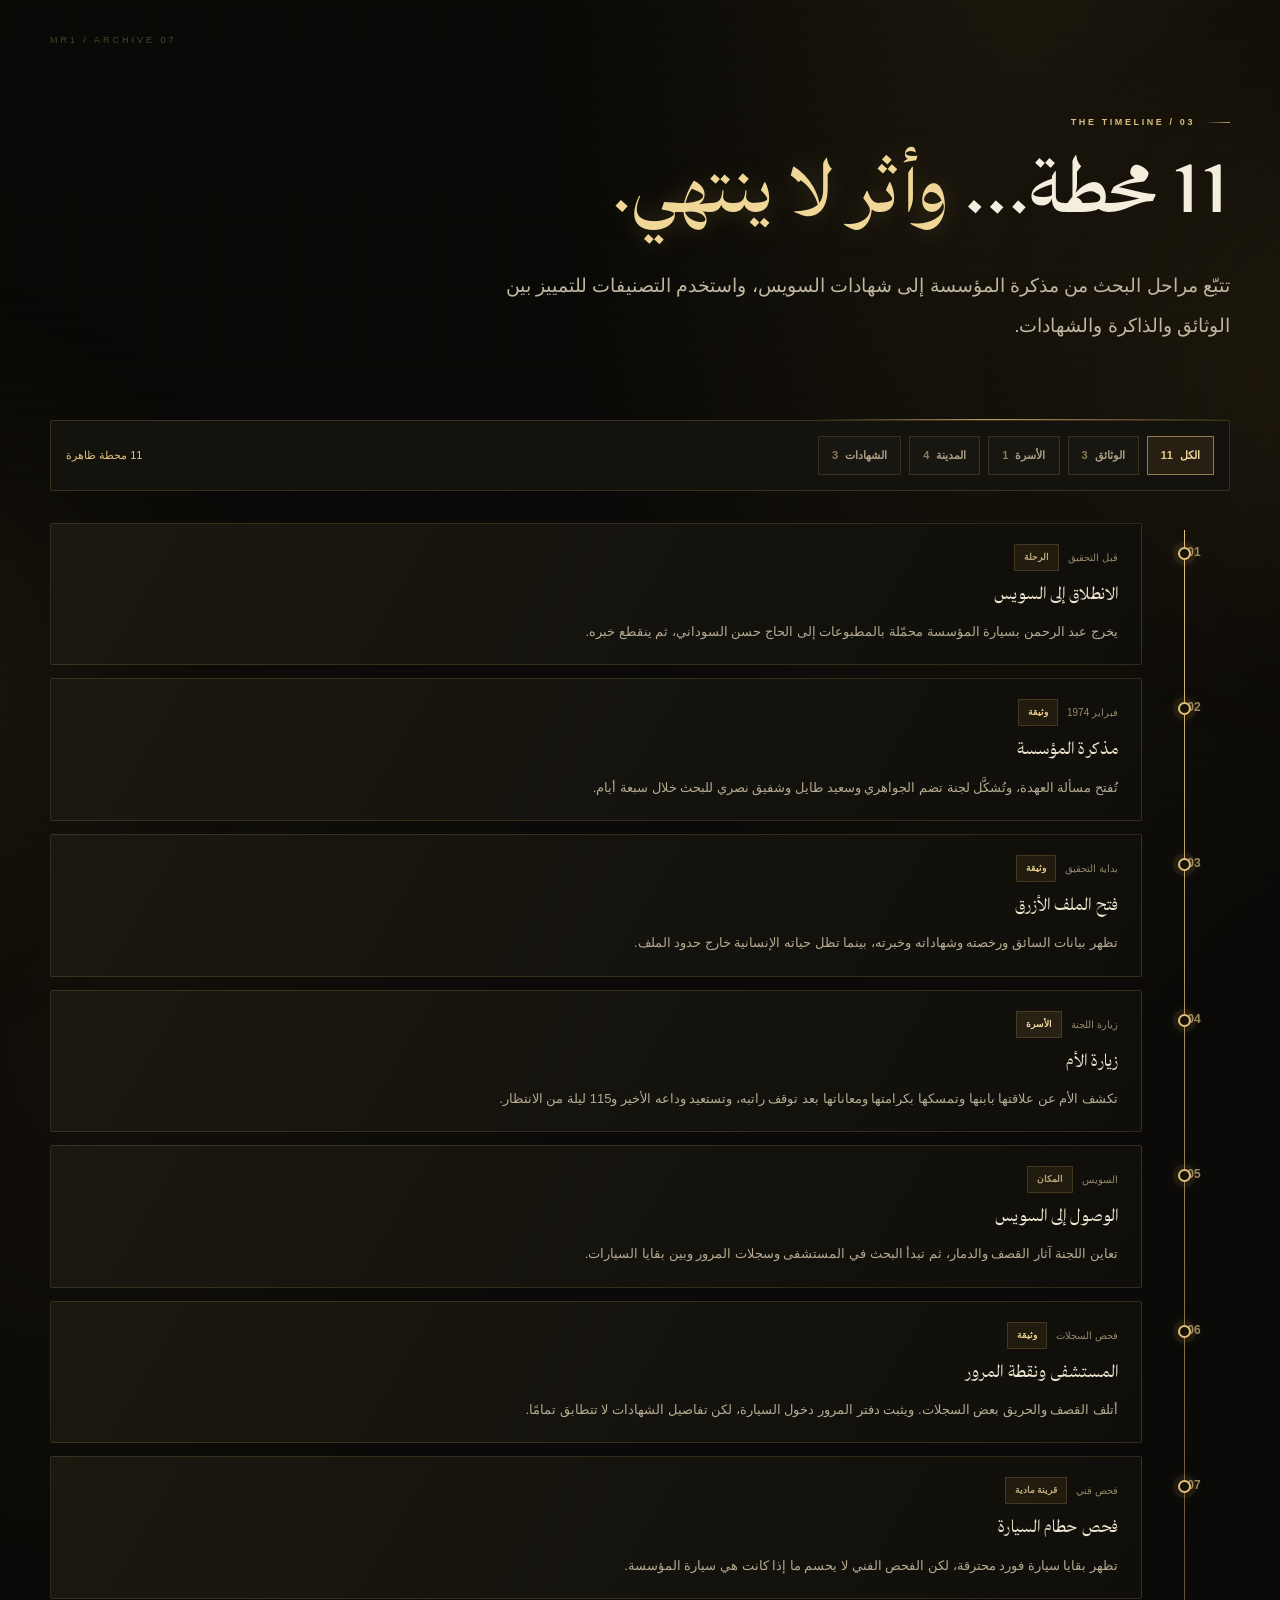
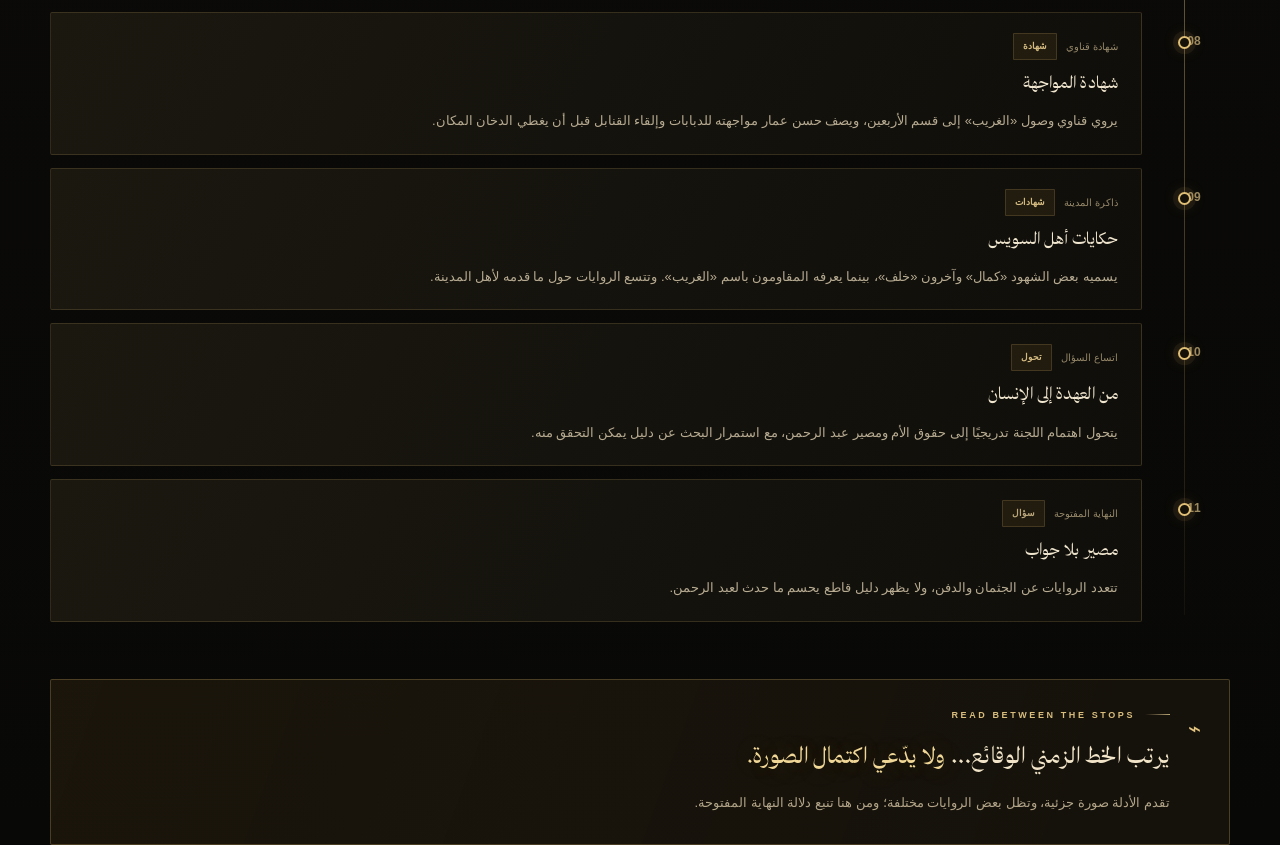
<file: timeline.html>
<!doctype html>
<html lang="ar" dir="rtl">
<head>
  <meta charset="utf-8">
  <meta name="viewport" content="width=device-width, initial-scale=1">
  <meta name="theme-color" content="#07090f">
  <meta name="description" content="خط زمني تفاعلي يرتب مراحل البحث وأبرز الوثائق والشهادات في حكايات الغريب.">
  <meta property="og:type" content="website">
  <meta property="og:title" content="خط الأحداث | MR1 — حكايات الغريب">
  <meta property="og:description" content="خط زمني تفاعلي يرتب مراحل البحث وأبرز الوثائق والشهادات في حكايات الغريب.">
  <title>خط الأحداث | MR1 — حكايات الغريب</title>
  <link rel="icon" type="image/svg+xml" href="assets/favicon.svg">
  <link rel="preload" href="assets/fonts/TheYearofTheCamel-Bold.otf.ttf" as="font" type="font/ttf" crossorigin>
  <link rel="stylesheet" href="css/style.css">
  <script type="module" src="js/app.js"></script>
</head>
<body data-page="timeline">
  <a class="skip-link" href="#main-content">تجاوز إلى المحتوى</a>
  <div class="ambient ambient--one" aria-hidden="true"></div><div class="ambient ambient--two" aria-hidden="true"></div>
  <div id="site-header"></div>
  <main id="main-content" class="page-shell">
<section class="page-hero section-wrap"><p class="eyebrow">03 / THE TIMELINE</p><h1>11 محطة… <span class="text-glow">وأثر لا ينتهي.</span></h1><p class="lead">تتبّع مراحل البحث من مذكرة المؤسسة إلى شهادات السويس، واستخدم التصنيفات للتمييز بين الوثائق والذاكرة والشهادات.</p></section>
<section class="section-wrap timeline-section"><div class="timeline-toolbar reveal"><div class="filter-group" role="group" aria-label="تصفية محطات الخط الزمني"><button class="filter-chip active" data-filter="all">الكل <span>11</span></button><button class="filter-chip" data-filter="paper">الوثائق <span>3</span></button><button class="filter-chip" data-filter="family">الأسرة <span>1</span></button><button class="filter-chip" data-filter="city">المدينة <span>4</span></button><button class="filter-chip" data-filter="testimony">الشهادات <span>3</span></button></div><div class="timeline-count" id="timeline-count">11 محطة ظاهرة</div></div>
<div class="timeline-list" id="timeline-list">
<article class="timeline-item reveal" data-topic="city"><span class="timeline-index">01</span><div class="timeline-marker"></div><div class="timeline-card"><div class="timeline-meta"><span>قبل التحقيق</span><span class="source-tag source-tag--city">الرحلة</span></div><h3>الانطلاق إلى السويس</h3><p>يخرج عبد الرحمن بسيارة المؤسسة محمّلة بالمطبوعات إلى الحاج حسن السوداني، ثم ينقطع خبره.</p></div></article>
<article class="timeline-item reveal" data-topic="paper"><span class="timeline-index">02</span><div class="timeline-marker"></div><div class="timeline-card"><div class="timeline-meta"><span>فبراير 1974</span><span class="source-tag source-tag--paper">وثيقة</span></div><h3>مذكرة المؤسسة</h3><p>تُفتح مسألة العهدة، وتُشكَّل لجنة تضم الجواهري وسعيد طايل وشفيق نصري للبحث خلال سبعة أيام.</p></div></article>
<article class="timeline-item reveal" data-topic="paper"><span class="timeline-index">03</span><div class="timeline-marker"></div><div class="timeline-card"><div class="timeline-meta"><span>بداية التحقيق</span><span class="source-tag source-tag--paper">وثيقة</span></div><h3>فتح الملف الأزرق</h3><p>تظهر بيانات السائق ورخصته وشهاداته وخبرته، بينما تظل حياته الإنسانية خارج حدود الملف.</p></div></article>
<article class="timeline-item reveal" data-topic="family"><span class="timeline-index">04</span><div class="timeline-marker"></div><div class="timeline-card"><div class="timeline-meta"><span>زيارة اللجنة</span><span class="source-tag source-tag--family">الأسرة</span></div><h3>زيارة الأم</h3><p>تكشف الأم عن علاقتها بابنها وتمسكها بكرامتها ومعاناتها بعد توقف راتبه، وتستعيد وداعه الأخير و115 ليلة من الانتظار.</p></div></article>
<article class="timeline-item reveal" data-topic="city"><span class="timeline-index">05</span><div class="timeline-marker"></div><div class="timeline-card"><div class="timeline-meta"><span>السويس</span><span class="source-tag source-tag--city">المكان</span></div><h3>الوصول إلى السويس</h3><p>تعاين اللجنة آثار القصف والدمار، ثم تبدأ البحث في المستشفى وسجلات المرور وبين بقايا السيارات.</p></div></article>
<article class="timeline-item reveal" data-topic="paper"><span class="timeline-index">06</span><div class="timeline-marker"></div><div class="timeline-card"><div class="timeline-meta"><span>فحص السجلات</span><span class="source-tag source-tag--paper">وثيقة</span></div><h3>المستشفى ونقطة المرور</h3><p>أتلف القصف والحريق بعض السجلات. ويثبت دفتر المرور دخول السيارة، لكن تفاصيل الشهادات لا تتطابق تمامًا.</p></div></article>
<article class="timeline-item reveal" data-topic="city"><span class="timeline-index">07</span><div class="timeline-marker"></div><div class="timeline-card"><div class="timeline-meta"><span>فحص فني</span><span class="source-tag source-tag--city">قرينة مادية</span></div><h3>فحص حطام السيارة</h3><p>تظهر بقايا سيارة فورد محترقة، لكن الفحص الفني لا يحسم ما إذا كانت هي سيارة المؤسسة.</p></div></article>
<article class="timeline-item reveal" data-topic="testimony"><span class="timeline-index">08</span><div class="timeline-marker"></div><div class="timeline-card"><div class="timeline-meta"><span>شهادة قناوي</span><span class="source-tag source-tag--testimony">شهادة</span></div><h3>شهادة المواجهة</h3><p>يروي قناوي وصول «الغريب» إلى قسم الأربعين، ويصف حسن عمار مواجهته للدبابات وإلقاء القنابل قبل أن يغطي الدخان المكان.</p></div></article>
<article class="timeline-item reveal" data-topic="testimony"><span class="timeline-index">09</span><div class="timeline-marker"></div><div class="timeline-card"><div class="timeline-meta"><span>ذاكرة المدينة</span><span class="source-tag source-tag--testimony">شهادات</span></div><h3>حكايات أهل السويس</h3><p>يسميه بعض الشهود «كمال» وآخرون «خلف»، بينما يعرفه المقاومون باسم «الغريب». وتتسع الروايات حول ما قدمه لأهل المدينة.</p></div></article>
<article class="timeline-item reveal" data-topic="testimony"><span class="timeline-index">10</span><div class="timeline-marker"></div><div class="timeline-card"><div class="timeline-meta"><span>اتساع السؤال</span><span class="source-tag source-tag--testimony">تحول</span></div><h3>من العهدة إلى الإنسان</h3><p>يتحول اهتمام اللجنة تدريجيًا إلى حقوق الأم ومصير عبد الرحمن، مع استمرار البحث عن دليل يمكن التحقق منه.</p></div></article>
<article class="timeline-item reveal" data-topic="city"><span class="timeline-index">11</span><div class="timeline-marker"></div><div class="timeline-card"><div class="timeline-meta"><span>النهاية المفتوحة</span><span class="source-tag source-tag--city">سؤال</span></div><h3>مصير بلا جواب</h3><p>تتعدد الروايات عن الجثمان والدفن، ولا يظهر دليل قاطع يحسم ما حدث لعبد الرحمن.</p></div></article>
</div><p class="empty-state" id="timeline-empty" hidden>لا توجد محطات ضمن هذا التصنيف.</p></section>
<section class="section-wrap note-panel reveal"><span class="note-symbol">⌁</span><div><p class="eyebrow">READ BETWEEN THE STOPS</p><h2>يرتب الخط الزمني الوقائع… <span class="text-glow">ولا يدّعي اكتمال الصورة.</span></h2><p>تقدم الأدلة صورة جزئية، وتظل بعض الروايات مختلفة؛ ومن هنا تنبع دلالة النهاية المفتوحة.</p></div></section>
</main>
  <div id="site-footer"></div>
  <div id="toast-region" class="toast-region" aria-live="polite" aria-atomic="true"></div>
  <button class="back-to-top" type="button" aria-label="العودة إلى أعلى الصفحة">↑</button>
</body>
</html>
</file>
<file: css/style.css>
/* MR1 Hikayat AlGharib 3.0 — modular stylesheet entry */
@import url('./variables.css');
@import url('./base.css');
@import url('./typography.css');
@import url('./layout.css');
@import url('./components.css');
@import url('./header.css');
@import url('./footer.css');
@import url('./hero.css');
@import url('./analysis.css');
@import url('./effects.css');
@import url('./responsive.css');
@import url('./pages/home.css');
@import url('./pages/story.css');
@import url('./pages/characters.css');
@import url('./pages/timeline.css');
@import url('./pages/review.css');
@import url('./pages/quiz.css');

@import url('./polish.css');

@import url('./noir-gold.css');
</file>
